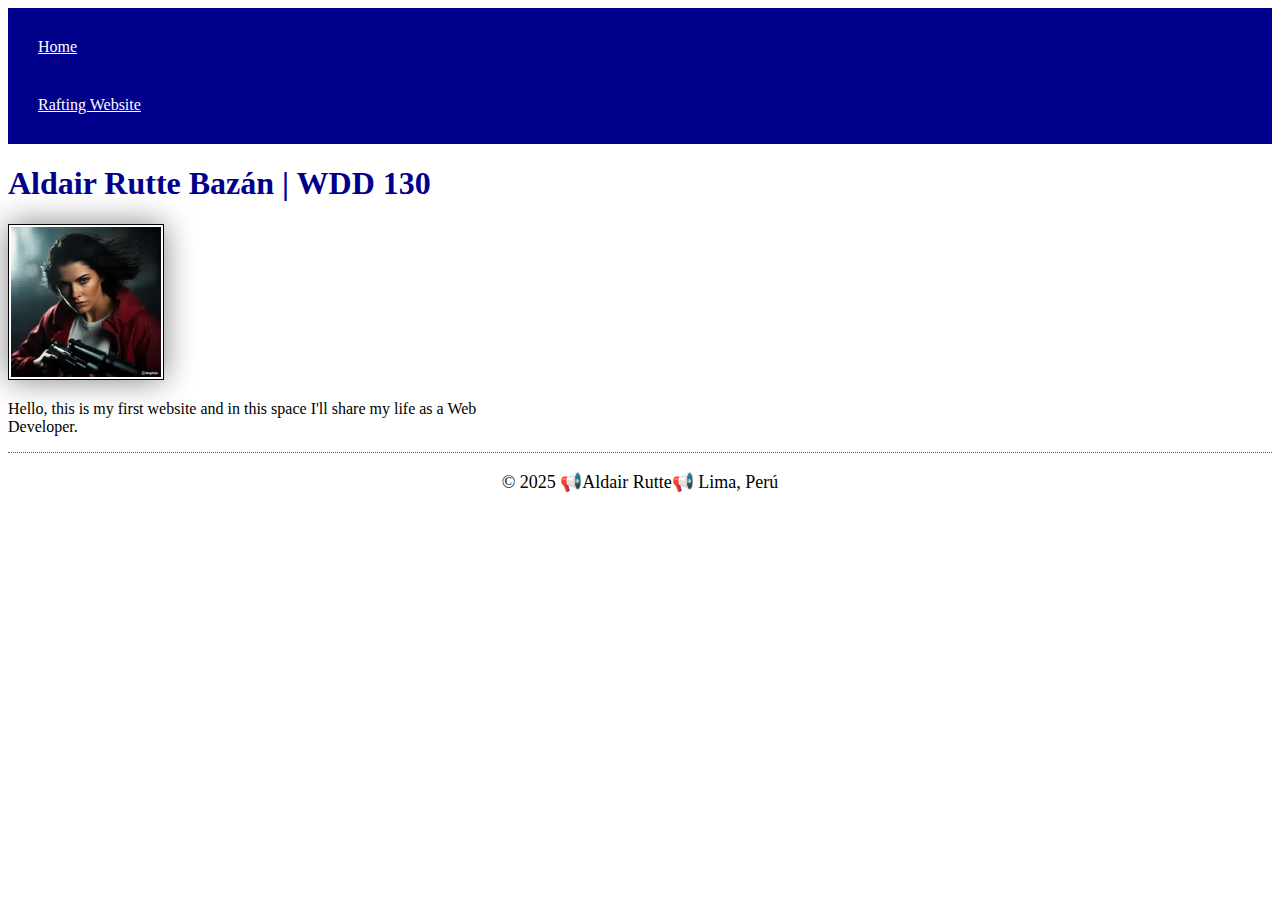
<file: index.html>
<!DOCTYPE html>
<html lang="en">
<head>
    <meta charset="UTF-8">
    <meta name="viewport" content="width=device-width, initial-scale=1.0">
    <title>Aldair Rutte Bazán | WDD 130</title>
    <link rel="stylesheet" href="styles/styles.css">
</head>
<body>
    <header>
        <nav>
            <a href="#">Home</a>
            <a href="wwr/">Rafting Website</a>
        </nav>
    </header>
    <main>
        <h1>Aldair Rutte Bazán | WDD 130</h1>
        <img src="images/profile.webp" alt="img_profile" width="200">
        <p>Hello, this is my first website and in this space I'll share my life as a Web Developer.</p>
    </main>
    <footer>
        <p>&copy; 2025 📢Aldair Rutte📢 Lima, Perú</p>
    </footer>
</body>
</html>
</file>
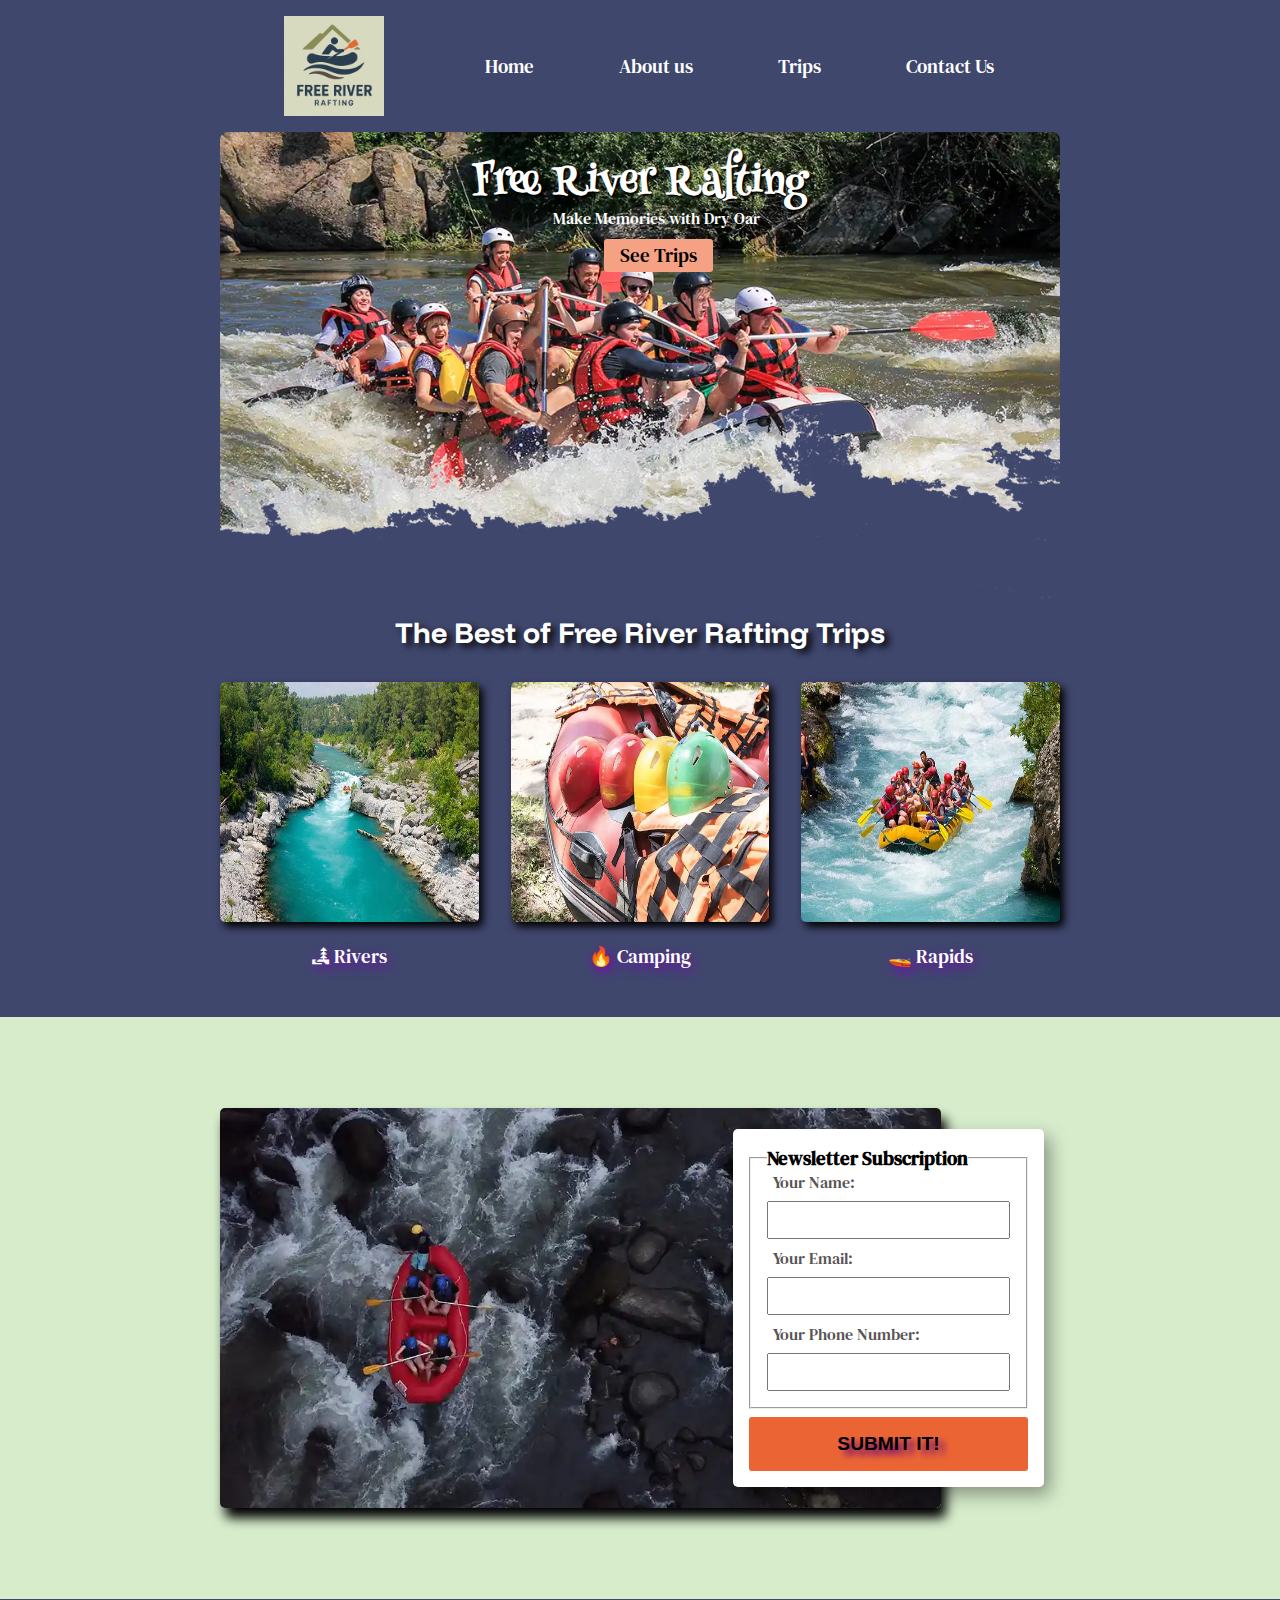
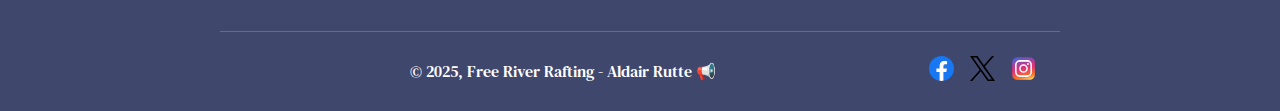
<file: wwr/index.html>
<!DOCTYPE html>
<html lang="en">

<head>
    <meta charset="UTF-8">
    <meta name="viewport" content="width=device-width, initial-scale=1.0">
    <meta name="description" content="Immersive online platform that showcases the thrill of whitewater rafting">
    <meta name="author" content="Aldair Rutte">
    <link rel="preconnect" href="https://fonts.googleapis.com">
    <link rel="preconnect" href="https://fonts.gstatic.com" crossorigin>
    <link href="https://fonts.googleapis.com/css2?family=DM+Serif+Text:ital@0;1&family=Funnel+Display:wght@300..800&family=Henny+Penny&display=swap" rel="stylesheet">
    <link rel="stylesheet" href="styles/rafting.css">
    <title>Free River Rafting - Main Page</title>
</head>

<body id="index-body">
    <header>
        <img src="images/logo.webp" alt="Rafting Company Logo">

        <nav>
            <a href="index.html">Home</a>
            <a href="about.html">About us</a>
            <a href="trips.html">Trips</a>
            <a href="contact.html">Contact Us</a>
        </nav>
    </header>

    <main>
        <div class="principal-hero">
            <img src="images/hero_transparency_1024.webp" alt="Logo Hero">
            <h1>Free River Rafting</h1>
            <p>Make Memories with Dry Oar</p>
            <a href="trips.html">See Trips</a>
        </div>

        <h2 id="title-card">The Best of Free River Rafting Trips</h2>
        <div class="cards">
            <figure>
                <img src="images/purpose1.webp" alt="Purpose 1">
                <figcaption>🏞 Rivers</figcaption>
            </figure>
            <figure>
                <img src="images/rafting22_600.webp" alt="Purpose 1">
                <figcaption>🔥 Camping</figcaption>
            </figure>
            <figure>
                <img src="images/purpose3.webp" alt="Purpose 1">
                <figcaption>🚤 Rapids</figcaption>
            </figure>
        </div>
    </main>
    <section id="finale-section">
        <div class="container">
            <img src="images/rafting16_1024.webp" alt="image-section">
            <form>
                <fieldset>
                    <legend>Newsletter Subscription</legend>

                    <label>Your Name:</label>
                    <input type="text">

                    <label>Your Email:</label>
                    <input type="email">

                    <label>Your Phone Number:</label>
                    <input type="number">
                </fieldset>
                <button type="submit">Submit it!</button>
            </form>
        </div>

    </section>

    <footer>
        <p>&copy; 2025, Free River Rafting - Aldair Rutte 📢</p>
        <nav class="socialmedia">
            <a href="https://facebook.com" target="_blank">
                <img src="images/facebook.svg" alt="facebook logo" width="25">
            </a>
            <a href="https://x.com" target="_blank">
                <img src="images/x.svg" alt="twitter logo" width="25">
            </a>
            <a href="https://instagram.com" target="_blank">
                <img src="images/instagram.svg" alt="instagram logo" width="25">
            </a>
        </nav>
    </footer>
</body>

</html>
</file>
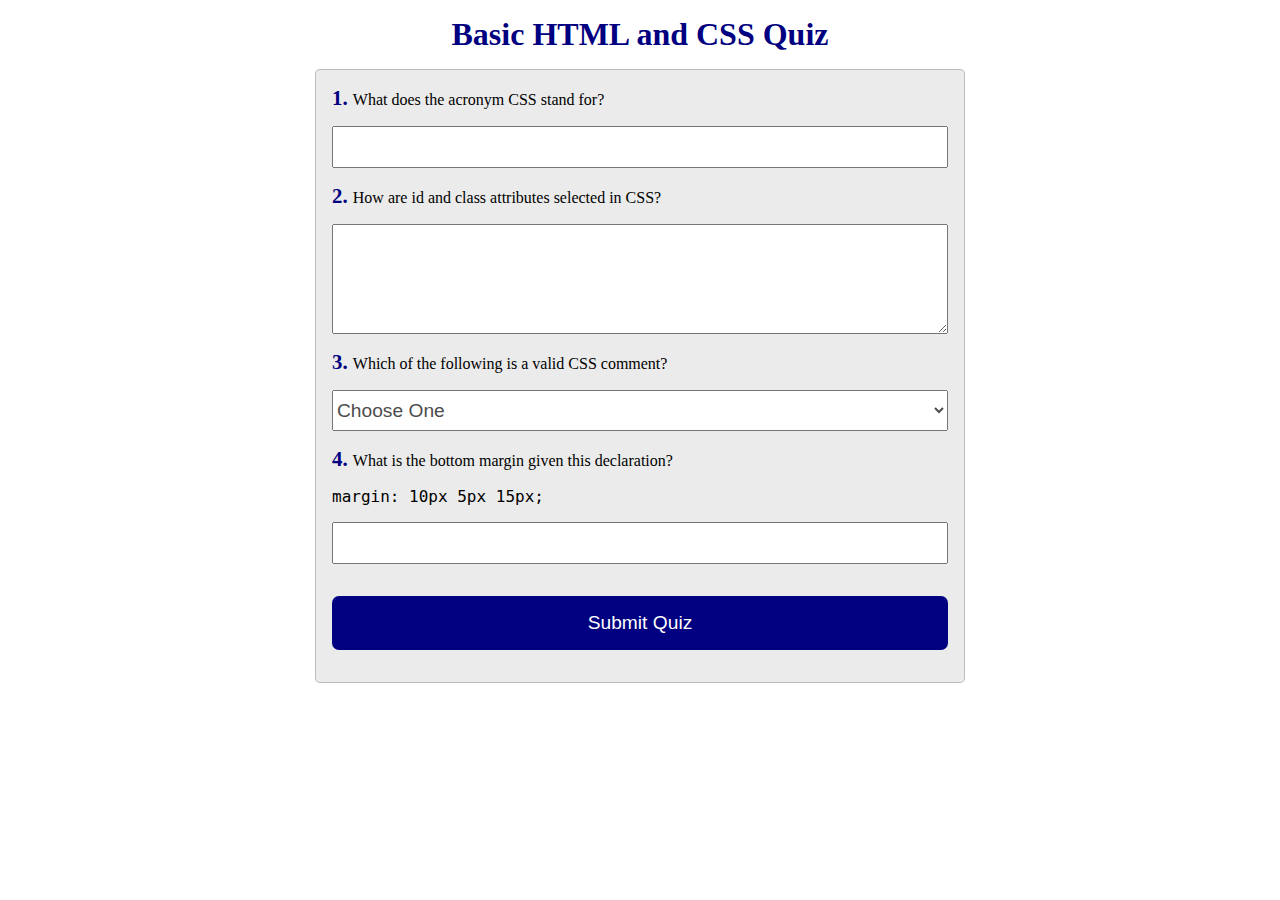
<file: quiz.html>
<!DOCTYPE html>
<html lang="en">
<head>
    <meta charset="UTF-8">
    <meta name="viewport" content="width=device-width, initial-scale=1.0">
    <meta name="description" content="Aldair Rutte - Basic HTML and CSS Quiz">
    <meta name="author" content="Aldair Rutte">
    <link rel="preconnect" href="https://fonts.googleapis.com">
    <link rel="preconnect" href="https://fonts.gstatic.com" crossorigin>
    <link href="https://fonts.googleapis.com/css2?family=Roboto:ital,wght@0,100..900;1,100..900&display=swap" rel="stylesheet">
    <link rel="stylesheet" href="styles/quiz.css">
    <title>My Quiz | Aldair Rutte</title>
</head>
<body>
    <h1>Basic HTML and CSS Quiz</h1>

    <form>
        <label><span>1. </span>What does the acronym CSS stand for?</label>
        <input id="q1" name="q1" type="text">

        <label><span>2. </span>How are id and class attributes selected in CSS?</label>
        <textarea id="q2" name="q2" rows="4"></textarea>

        <label><span>3. </span>Which of the following is a valid CSS comment?</label>
        <select name="q3" id="q3">
            <option value="" selected disabled>Choose One</option>
            <option value="1">/* comment */</option>
            <option value="2"><pre><code> &lt;!-- comment --&gt;</code></pre></option>
            <option value="3">// comment </option>
        </select>

        <label><span>4. </span>What is the bottom margin given this declaration?</label>
        <label id="code"><pre><code>margin: 10px 5px 15px;</code></pre></label>
        <input id="q4" name="q4" type="number">

        <button type="submit">Submit Quiz</button>
    </form>
</body>
</html>
</file>
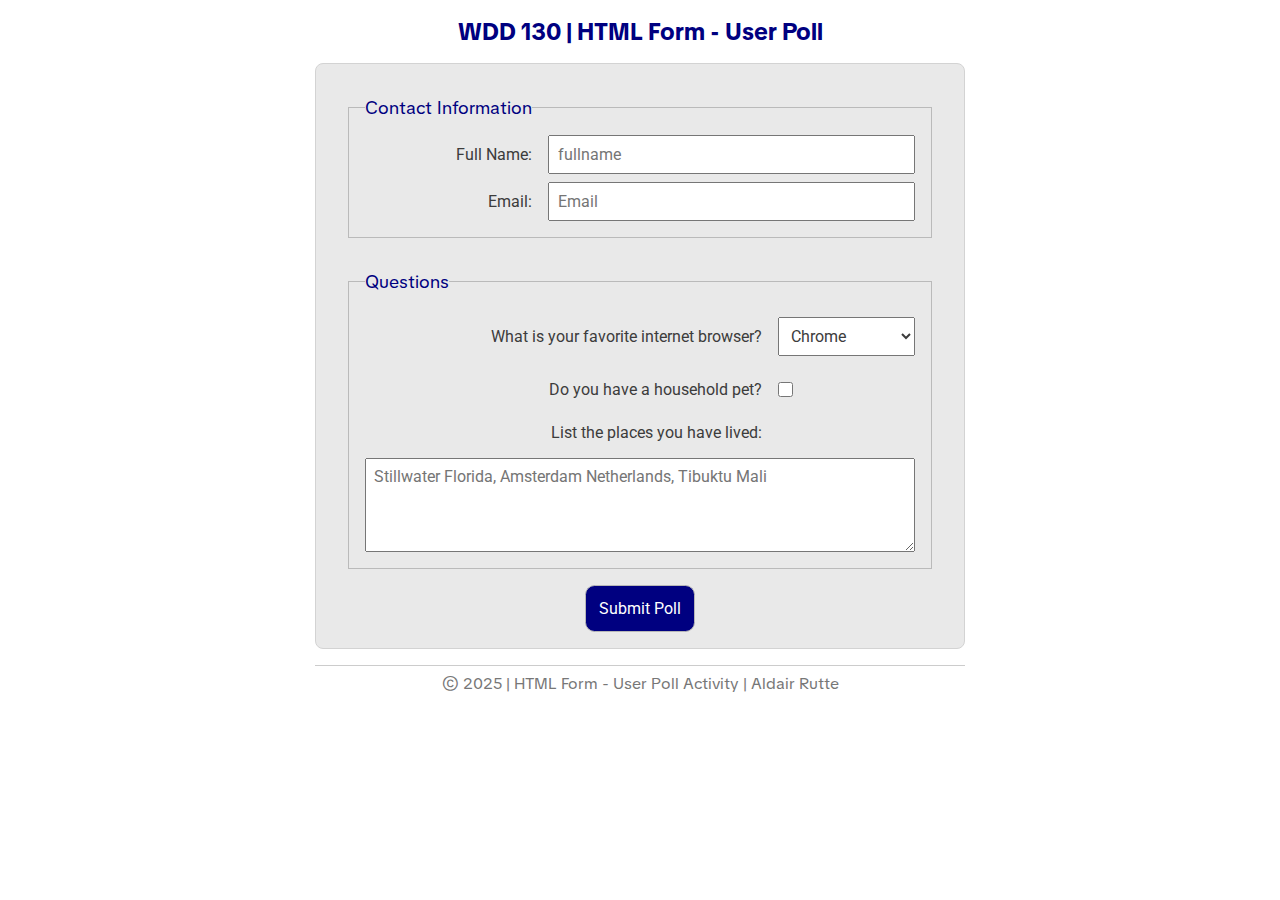
<file: week05/poll-form.html>
<!DOCTYPE html>
<html lang="en">

<head>
    <meta charset="UTF-8">
    <meta name="viewport" content="width=device-width, initial-scale=1.0">
    <link rel="preconnect" href="https://fonts.googleapis.com">
    <link rel="preconnect" href="https://fonts.gstatic.com" crossorigin>
    <link
        href="https://fonts.googleapis.com/css2?family=Roboto:ital,wght@0,100..900;1,100..900&family=TikTok+Sans:opsz,wght@12..36,300..900&display=swap"
        rel="stylesheet">
    <link rel="stylesheet" href="styles/poll-form.css">
    <title>WDD 130 | HTML Form - User Poll</title>
</head>

<body>
    <header>
        <h1>WDD 130 | HTML Form - User Poll</h1>
    </header>
    <main>
        <form>
            <fieldset>
                <legend>Contact Information</legend>
                <div class="form-item column2">
                    <label>Full Name:</label>
                    <input id="fullname" type="text" placeholder="fullname">
                </div>
                <div class="form-item column2">
                    <label>Email:</label>
                    <input id="email" type="email" placeholder="Email">
                </div>
            </fieldset>
            <fieldset>
                <legend>Questions</legend>
                <div class="form-item column1">
                    <label for="browser">What is your favorite internet browser?</label>
                    <select name="browser" id="browser">
                        <option value="chrome">Chrome</option>
                        <option value="firefox">Firefox</option>
                        <option value="safari">Safari</option>
                        <option value="edge">Edge</option>
                        <option value="brave">Brave</option>
                        <option value="other">Other</option>
                    </select>
                </div>
                <div class="form-item column1">
                    <label for="pet">Do you have a household pet?</label>
                    <input type="checkbox" id="pet" name="pet">
                </div>
                <div class="form-item column1">
                    <label for="feedback">List the places you have lived:</label>
                </div>
                <textarea name="feedback" id="feedback" rows="4"placeholder="Stillwater Florida, Amsterdam Netherlands, Tibuktu Mali"></textarea>
            </fieldset>
            <button type="submit">Submit Poll</button>
        </form>
    </main>
    <footer>
        <p>&copy; 2025 | HTML Form - User Poll Activity | Aldair Rutte</p>
    </footer>
</body>

</html>
</file>
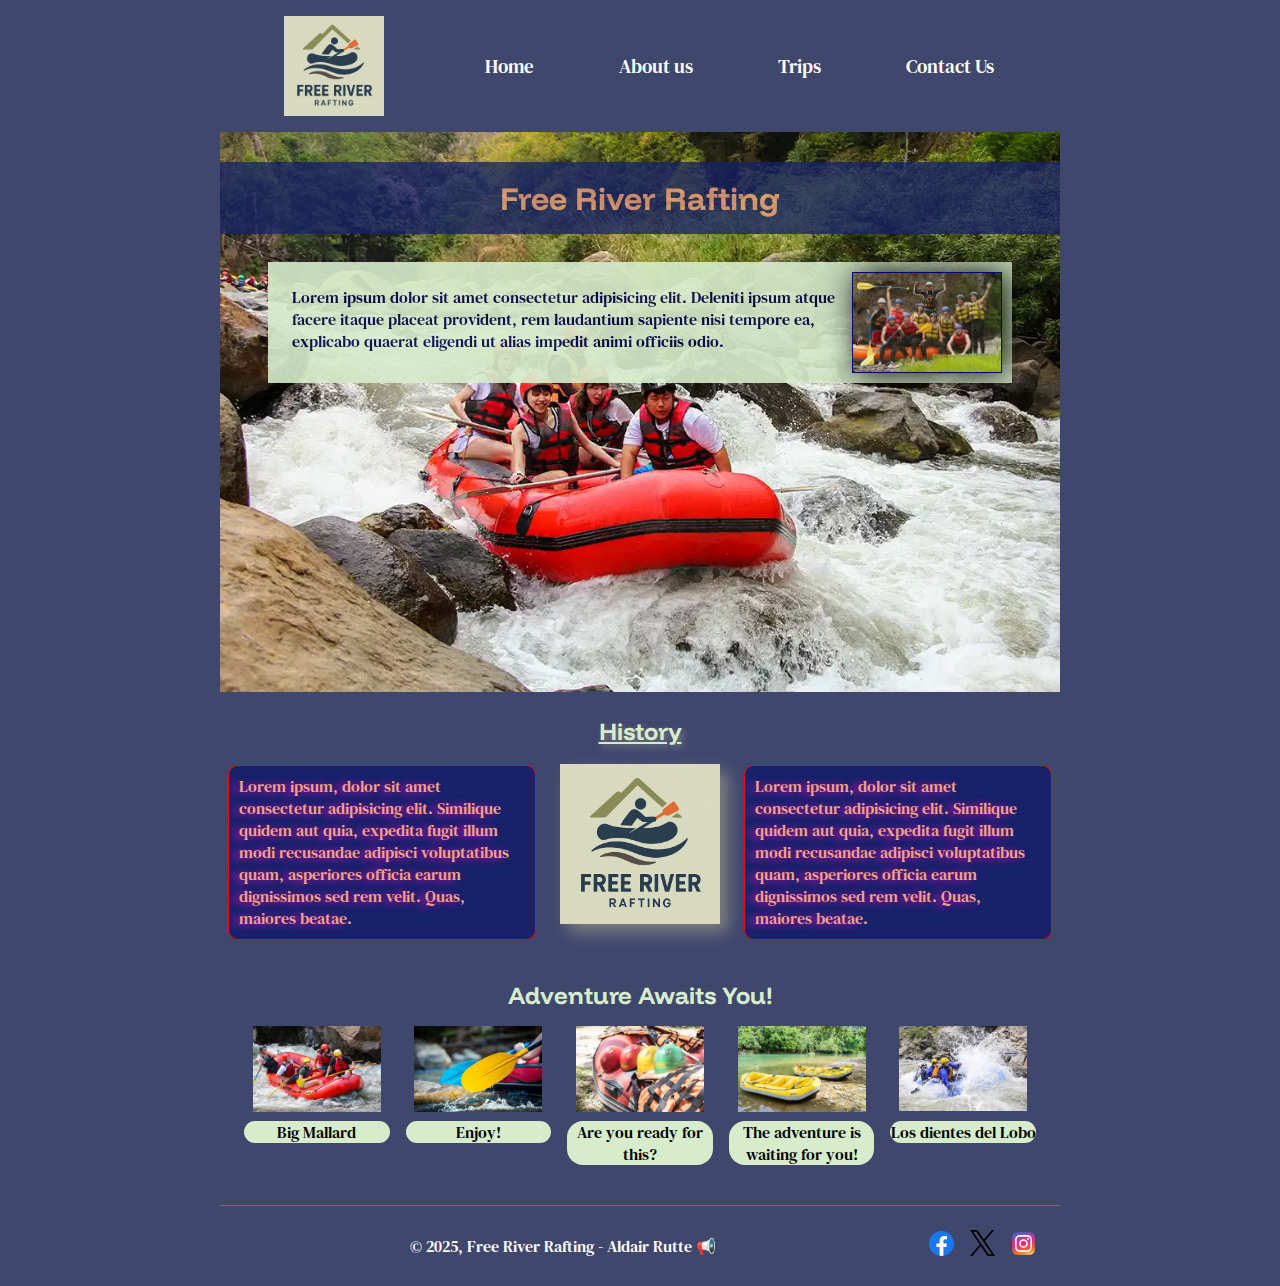
<file: wwr/about.html>
<!DOCTYPE html>
<html lang="en">

<head>
    <meta charset="UTF-8">
    <meta name="viewport" content="width=device-width, initial-scale=1.0">
    <meta name="description" content="Page to learn more about us">
    <meta name="author" content="Aldair Rutte">
    <link rel="preconnect" href="https://fonts.googleapis.com">
    <link rel="preconnect" href="https://fonts.gstatic.com" crossorigin>
    <link
        href="https://fonts.googleapis.com/css2?family=DM+Serif+Text:ital@0;1&family=Funnel+Display:wght@300..800&display=swap"
        rel="stylesheet">
    <link rel="stylesheet" href="styles/rafting.css">
    <title>Free River Rafting - About Us</title>
</head>

<body>
    <header>
        <img src="images/logo.webp" alt="Rafting Company Logo">

        <nav>
            <a href="index.html">Home</a>
            <a href="about.html">About us</a>
            <a href="trips.html">Trips</a>
            <a href="contact.html">Contact Us</a>
        </nav>
    </header>
    <main>
        <div class="hero">
            <img src="images/rafting36_1024.webp" alt="hero-image">
            <h1 id="title-about">Free River Rafting</h1>
            <article>
                <img src="images/rafting59_600.webp" alt="happy clients">
                <p>Lorem ipsum dolor sit amet consectetur adipisicing elit. Deleniti ipsum atque facere itaque placeat
                    provident, rem laudantium sapiente nisi tempore ea, explicabo quaerat eligendi ut alias impedit
                    animi officiis odio.</p>
            </article>
        </div>

        <section id="history">
            <h2>History</h2>
            <p>Lorem ipsum, dolor sit amet consectetur adipisicing elit. Similique quidem aut quia, expedita fugit illum modi recusandae adipisci voluptatibus quam, asperiores officia earum dignissimos sed rem velit. Quas, maiores beatae.</p>
            <img src="images/logo.webp" alt="history image">
            <p>Lorem ipsum, dolor sit amet consectetur adipisicing elit. Similique quidem aut quia, expedita fugit illum modi recusandae adipisci voluptatibus quam, asperiores officia earum dignissimos sed rem velit. Quas, maiores beatae.</p>
        </section>

        <section id="adventure">
            <h2>Adventure Awaits You!</h2>
            <figure>
                <img src="images/rafting19_600.webp" alt="Image rafting1">
                <figcaption>Big Mallard</figcaption>
            </figure>
            <figure>
                <img src="images/rafting20_600.webp" alt="Image rafting2">
                <figcaption>Enjoy!</figcaption>
            </figure>
            <figure>
                <img src="images/rafting22_600.webp" alt="Image rafting3">
                <figcaption>Are you ready for this?</figcaption>
            </figure>
            <figure>
                <img src="images/rafting26_600.webp" alt="Image rafting4">
                <figcaption>The adventure is waiting for you!</figcaption>
            </figure>
            <figure>
                <img src="images/rafting29_600.webp" alt="Image rafting5">
                <figcaption>Los dientes del Lobo</figcaption>
            </figure>
        </section>
    </main>
    <footer>
        <p>&copy; 2025, Free River Rafting - Aldair Rutte 📢</p>
        <nav class="socialmedia">
            <a href="https://facebook.com" target="_blank">
                <img src="images/facebook.svg" alt="facebook logo" width="25">
            </a>
            <a href="https://x.com" target="_blank">
                <img src="images/x.svg" alt="twitter logo" width="25">
            </a>
            <a href="https://instagram.com" target="_blank">
                <img src="images/instagram.svg" alt="instagram logo" width="25">
            </a>
        </nav>
    </footer>
</body>
</html>
</file>
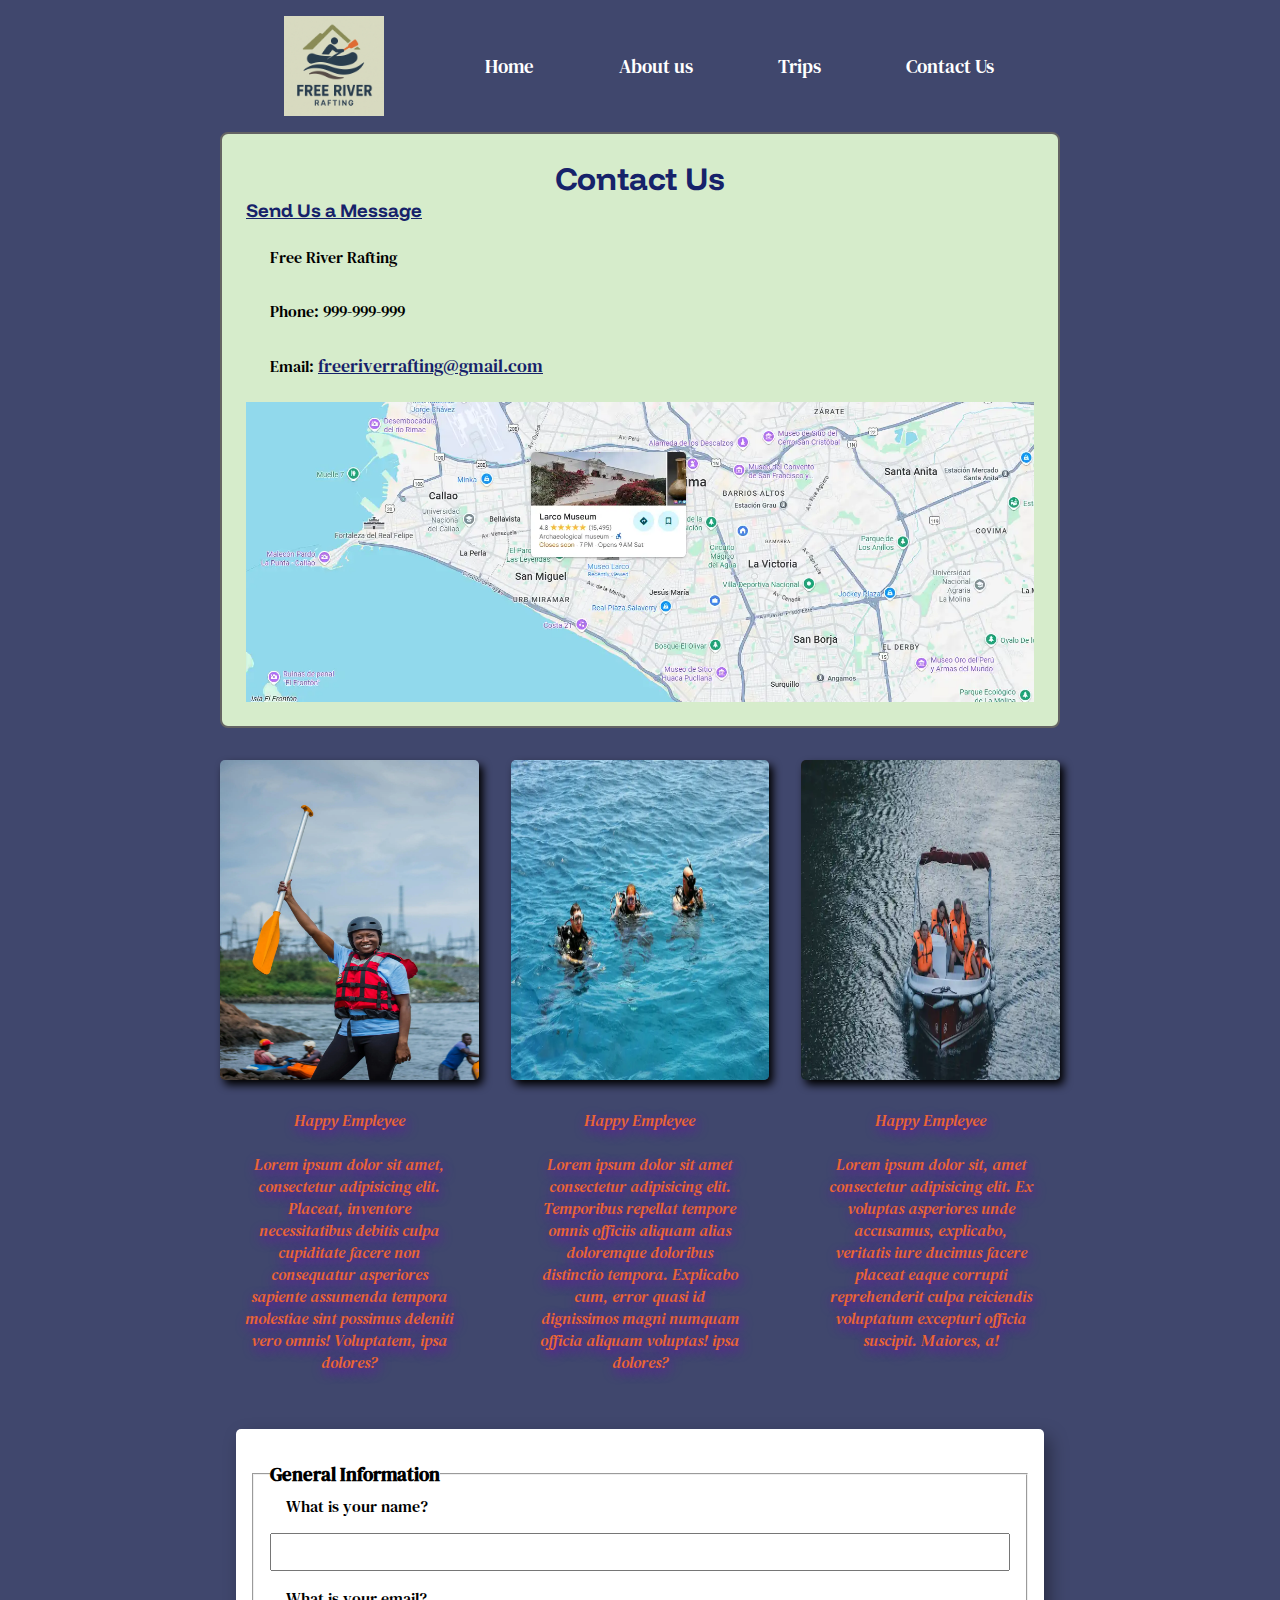
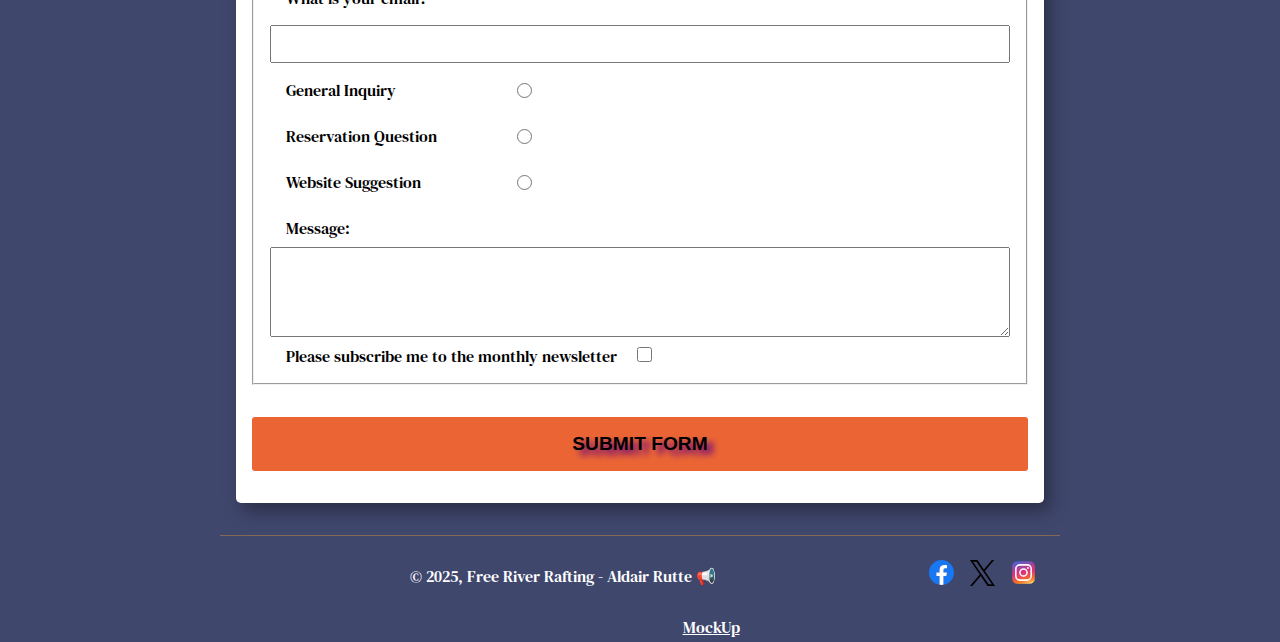
<file: wwr/contact.html>
<!DOCTYPE html>
<html lang="en">

<head>
    <meta charset="UTF-8">
    <meta name="viewport" content="width=device-width, initial-scale=1.0">
    <meta name="description" content="The Page to contact us">
    <meta name="author" content="Aldair Rutte">
    <link rel="preconnect" href="https://fonts.googleapis.com">
    <link rel="preconnect" href="https://fonts.gstatic.com" crossorigin>
    <link
        href="https://fonts.googleapis.com/css2?family=DM+Serif+Text:ital@0;1&family=Funnel+Display:wght@300..800&display=swap"
        rel="stylesheet">
    <link rel="stylesheet" href="styles/rafting.css">
    <title>Free River Rafting - Contact Us</title>
</head>

<body id="contact-body">
    <header>
        <img src="images/logo.webp" alt="Rafting Company Logo">

        <nav>
            <a href="index.html">Home</a>
            <a href="about.html">About us</a>
            <a href="trips.html">Trips</a>
            <a href="contact.html">Contact Us</a>
        </nav>
    </header>
    <main>
        <div class="container-contact">
            <h1 id="title-contact">Contact Us</h1>

            <h3>Send Us a Message</h3>
            <p>Free River Rafting</p>
            <p>Phone: 999-999-999</p>
            <p>Email: <a id="email" href="mailto:">freeriverrafting@gmail.com</a></p>

            
            <a href="https://maps.app.goo.gl/YE91AjKFQwp2UDBT6" target="_blank"><div class="map"></div></a>
        </div>

        <div class="cards">
            <figure>
                <img loading="lazy" src="images/employee1.webp" alt="Happy Empleyee 1">
                <figcaption>
                    <p>Happy Empleyee <br> <br>Lorem ipsum dolor sit amet, consectetur adipisicing elit. Placeat,
                        inventore necessitatibus debitis culpa cupiditate facere non consequatur asperiores sapiente
                        assumenda tempora molestiae sint possimus deleniti vero omnis! Voluptatem, ipsa dolores?</p>
                </figcaption>
            </figure>
            <figure>
                <img loading="lazy" src="images/employee2.webp" alt="Happy Employee 2">
                <figcaption>
                    <p>Happy Empleyee <br> <br>Lorem ipsum dolor sit amet consectetur adipisicing elit. Temporibus
                        repellat tempore omnis officiis aliquam alias doloremque doloribus distinctio tempora. Explicabo
                        cum, error quasi id dignissimos magni numquam officia aliquam voluptas! ipsa dolores?</p>
                </figcaption>
            </figure>
            <figure>
                <img loading="lazy" src="images/employee3.webp" alt="Happy Employee 3">
                <figcaption>
                    <p>Happy Empleyee <br> <br>Lorem ipsum dolor sit, amet consectetur adipisicing elit. Ex voluptas
                        asperiores unde accusamus, explicabo, veritatis iure ducimus facere placeat eaque corrupti
                        reprehenderit culpa reiciendis voluptatum excepturi officia suscipit. Maiores, a!</p>
                </figcaption>
            </figure>
        </div>

        <form>
            <fieldset>
                <legend>General Information</legend>

                <label>What is your name?</label>
                <input id="name" name="name" type="text">

                <label>What is your email?</label>
                <input id="text_email" name="text_email" type="email">
                <div class="form-item column1">
                    <label>General Inquiry</label>
                    <input type="radio" name="choice">
                </div>
                <div class="form-item column1">
                    <label>Reservation Question</label>
                    <input type="radio" name="choice">
                </div>
                <div class="form-item column1">
                    <label>Website Suggestion</label>
                    <input type="radio" name="choice">
                </div>
                <div class="form-item">
                    <label>Message:</label>
                    <textarea name="message" id="message" rows="4"></textarea>
                </div>
                <div class="">
                    <label>Please subscribe me to the monthly newsletter</label>
                    <input type="checkbox" name="subscribe" id="subscribe">
                </div>
            </fieldset>

            <button type="submit">Submit Form</button>
        </form>
    </main>
    <footer>
        <p>&copy; 2025, Free River Rafting - Aldair Rutte 📢</p>
        <nav class="socialmedia">
            <a href="https://facebook.com" target="_blank">
                <img src="images/facebook.svg" alt="facebook logo" width="25">
            </a>
            <a href="https://x.com" target="_blank">
                <img src="images/x.svg" alt="twitter logo" width="25">
            </a>
            <a href="https://instagram.com" target="_blank">
                <img src="images/instagram.svg" alt="instagram logo" width="25">
            </a>
        </nav>

        <a href="https://app.moqups.com/JEcLhBBIjZyvjX6NcYKueberdxyQjKl8/view/page/a0ff04536" target="_blank">MockUp</a>
    </footer>
</body>

</html>
</file>
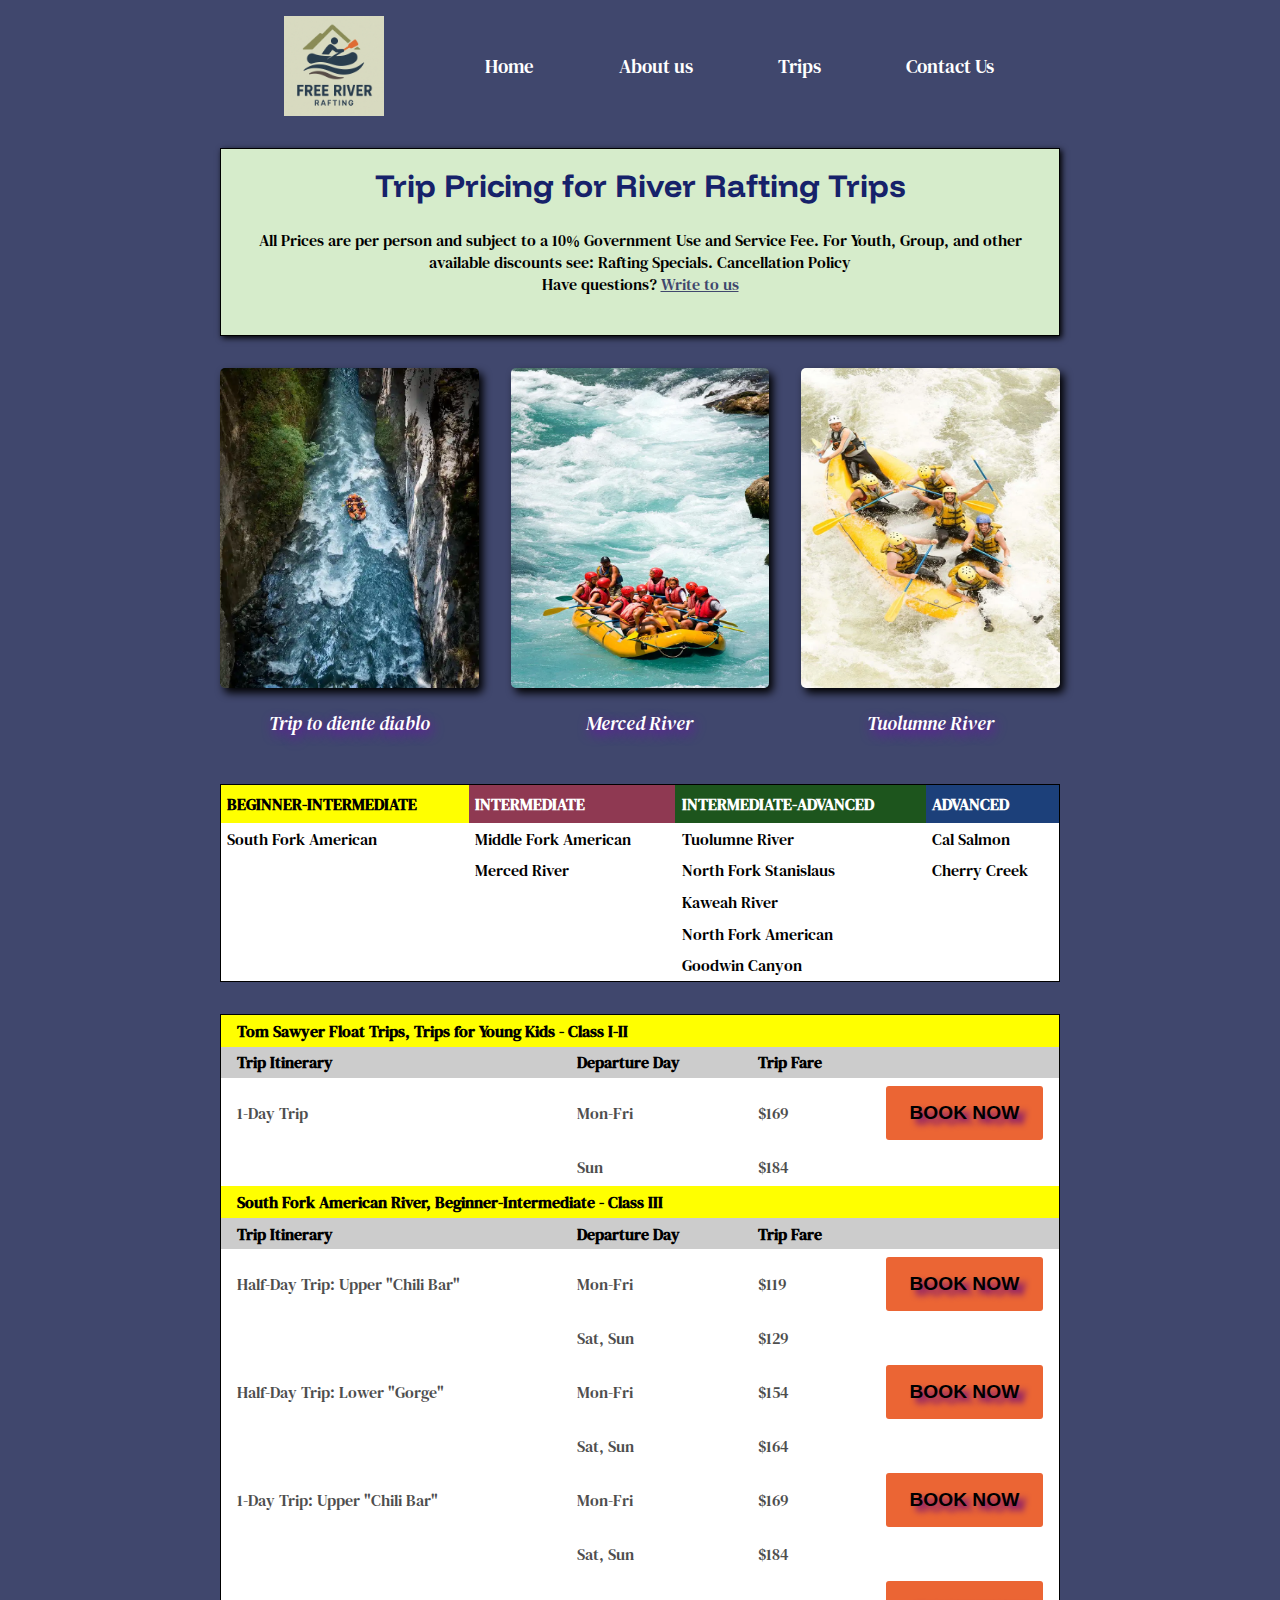
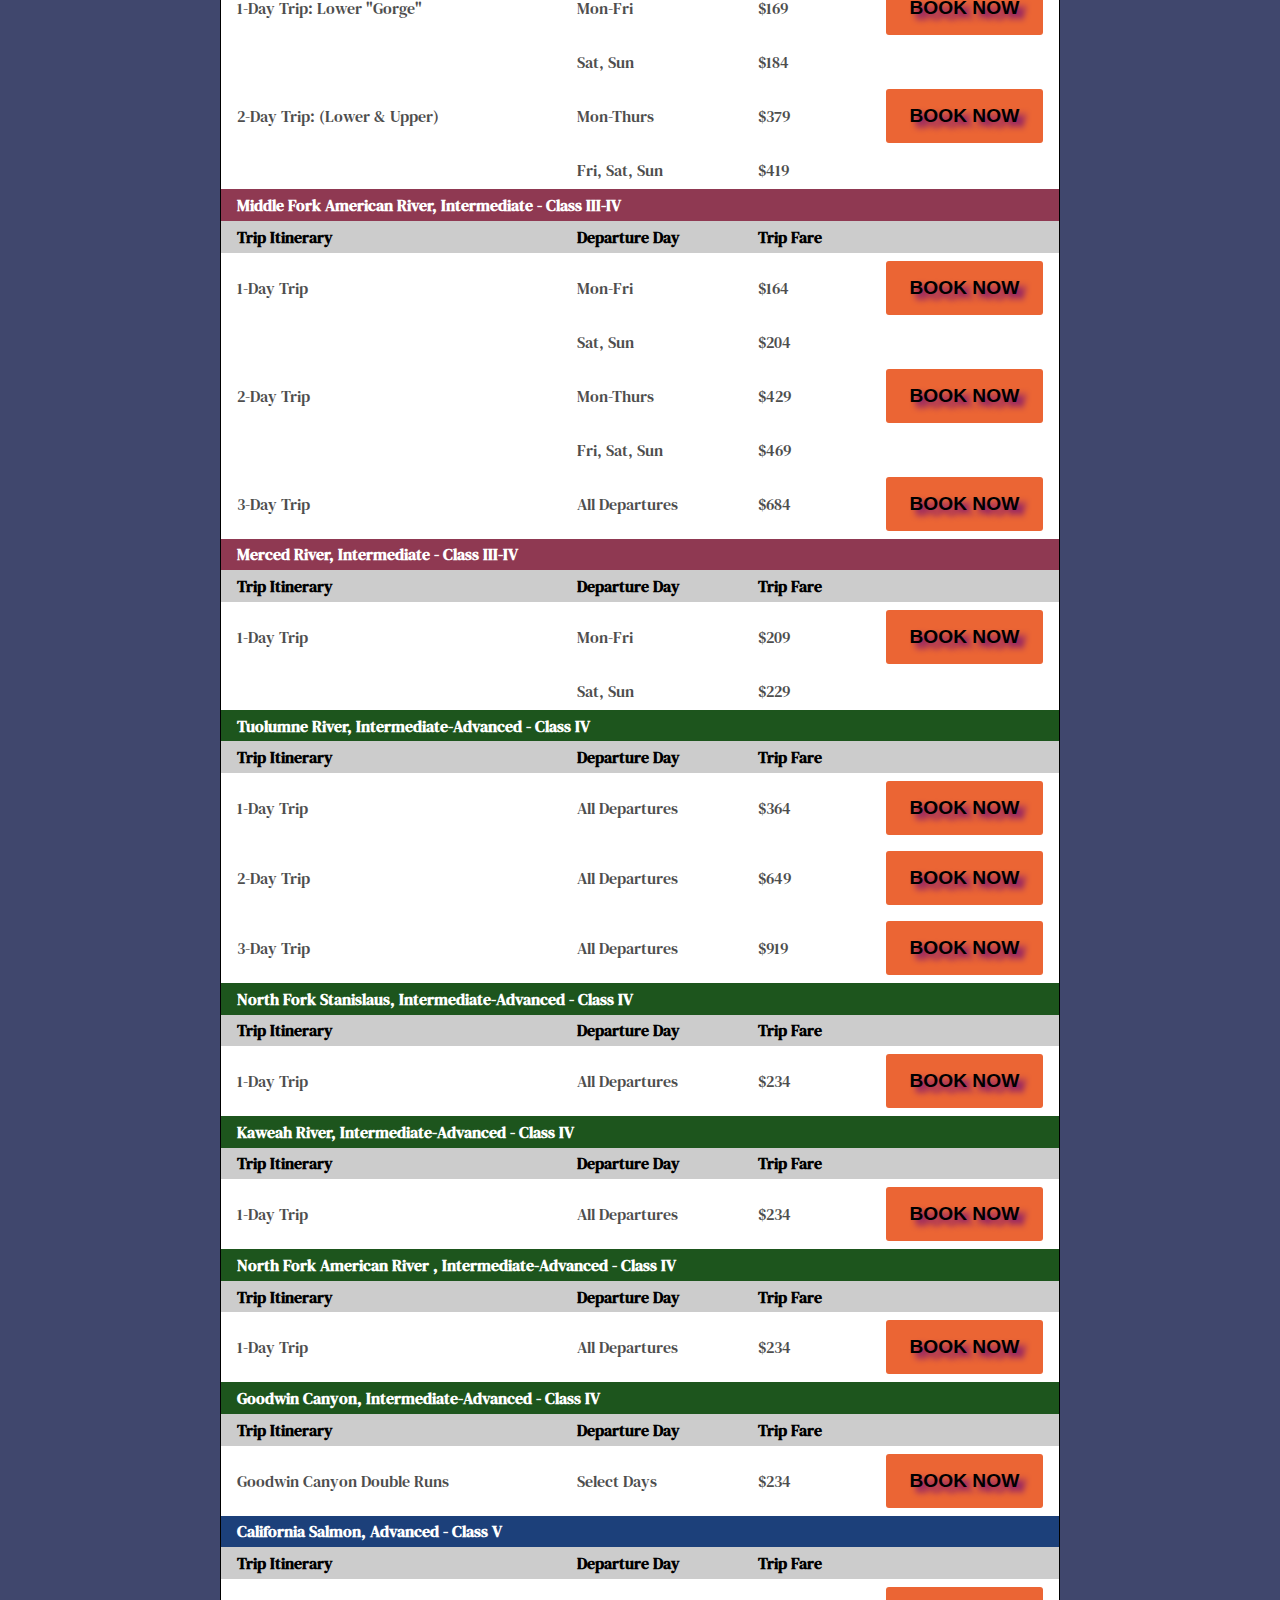
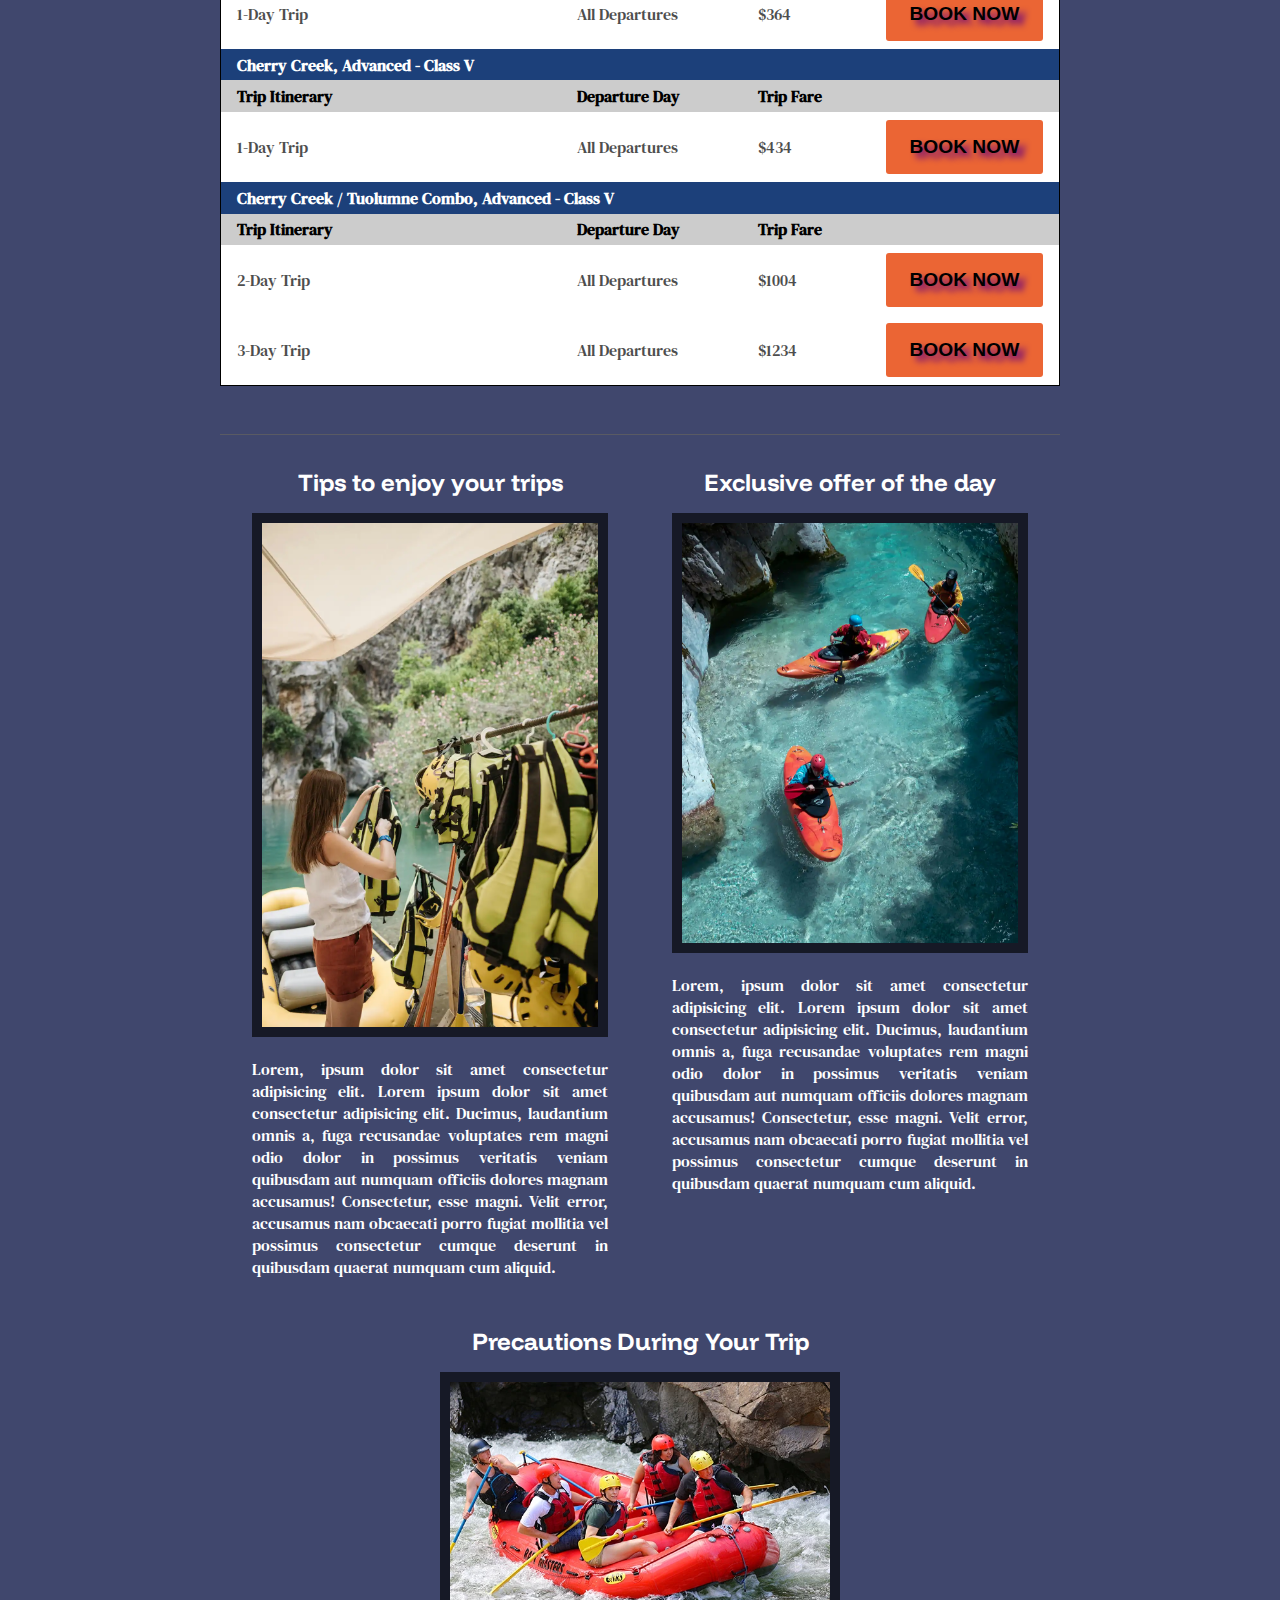
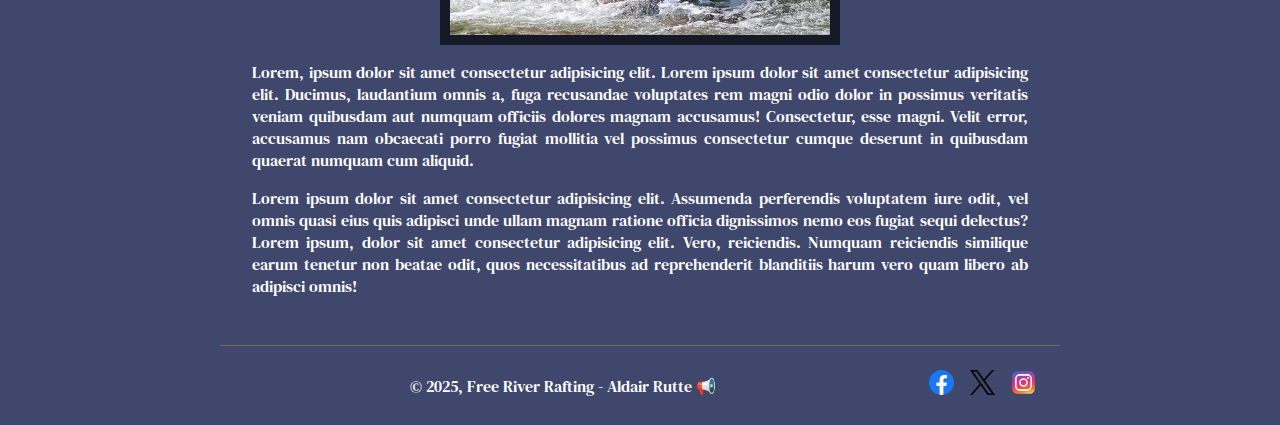
<file: wwr/trips.html>
<!DOCTYPE html>
<html lang="en">

<head>
    <meta charset="UTF-8">
    <meta name="viewport" content="width=device-width, initial-scale=1.0">
    <meta name="description" content="Find out about all the trips of our satisfied customers">
    <meta name="author" content="Aldair Rutte">
    <link rel="preconnect" href="https://fonts.googleapis.com">
    <link rel="preconnect" href="https://fonts.gstatic.com" crossorigin>
    <link href="https://fonts.googleapis.com/css2?family=DM+Serif+Text:ital@0;1&family=Funnel+Display:wght@300..800&display=swap" rel="stylesheet">
    <link rel="stylesheet" href="styles/rafting.css">
    <title>Free River Rafting - Trips</title>
</head>

<body id="trips-body">
    <header>
        <img src="images/logo.webp" alt="Rafting Company Logo">
        <nav>
            <a href="index.html">Home</a>
            <a href="about.html">About us</a>
            <a href="trips.html">Trips</a>
            <a href="contact.html">Contact Us</a>
        </nav>
    </header>

    <main>
        <div class="container-trips">
        <h1 id="trips-titule">Trip Pricing for River Rafting Trips</h1>
        <p id="trips-para">All Prices are per person and subject to a 10% Government Use and Service Fee.
            For Youth, Group, and other available discounts see: Rafting Specials.
            Cancellation Policy <br>
            Have questions? <a id="link" href="contact.html">Write to us</a>
        </p>
        </div>

        <div class="trips cards">
            <figure>
                <img src="images/rafting43_600.webp" alt="Trip 1">
                <figcaption>Trip to diente diablo</figcaption>
            </figure>
            <figure>
                <img src="images/rafting49_600.webp" alt="Trip 1">
                <figcaption>Merced River</figcaption>
            </figure>
            <figure>
                <img src="images/rafting56_600.webp" alt="Trip 1">
                <figcaption>Tuolumne River</figcaption>
            </figure>
        </div>

        <table class="level-table">
            <thead>
                <tr>
                    <th scope="col" class="bg-dark-ye">Beginner-Intermediate</th>
                    <th scope="col" class="bg-rose">Intermediate</th>
                    <th scope="col" class="bg-green">Intermediate-Advanced</th>
                    <th scope="col" class="bg-blue">Advanced</th>
                </tr>
            </thead>
            <tbody>
                <tr>
                    <td>South Fork American</td>
                    <td>Middle Fork American</td>
                    <td>Tuolumne River</td>
                    <td>Cal Salmon</td>
                </tr>
                <tr>
                    <td></td>
                    <td>Merced River</td>
                    <td>North Fork Stanislaus</td>
                    <td>Cherry Creek</td>
                </tr>
                <tr>
                    <th></th>
                    <td></td>
                    <td>Kaweah River</td>
                    <td></td>
                </tr>
                <tr>
                    <td></td>
                    <td></td>
                    <td>North Fork American</td>
                    <td></td>
                </tr>
                <tr>
                    <td></td>
                    <td></td>
                    <td>Goodwin Canyon</td>
                    <td></td>
                </tr>
            </tbody>
        </table>

        <table class="info-table">
            <thead>
                <tr class="bg-yellow">
                    <th class="style-header" colspan="4">Tom Sawyer Float Trips, Trips for
                        Young Kids - Class I-II</th>
                </tr>
            </thead>
            <tbody>
                <tr class="bg-gray">
                    <th class="style-header">Trip Itinerary</th>
                    <th class="style-header">Departure Day</th>
                    <th class="style-header">Trip Fare</th>
                    <td></td>
                </tr>
                <tr>
                    <td> 1-Day Trip </td>
                    <td>Mon-Fri</td>
                    <td>$169</td>
                    <td><button>Book Now</button></td>
                </tr>
                <tr>
                    <td></td>
                    <td>Sun</td>
                    <td>$184</td>
                    <td></td>
                </tr>

                <tr class="bg-dark-ye">
                    <th class="style-header" colspan="4">South Fork American River,
                        Beginner-Intermediate - Class III</th>
                </tr>

                <tr class="bg-gray">
                    <th class="style-header">Trip Itinerary</th>
                    <th class="style-header">Departure Day</th>
                    <th class="style-header">Trip Fare</th>
                    <td></td>
                </tr>
                <tr>
                    <td>Half-Day Trip: Upper "Chili Bar"</td>
                    <td>Mon-Fri</td>
                    <td>$119</td>
                    <td><button>Book Now</button></td>
                </tr>
                <tr>
                    <td></td>
                    <td>Sat, Sun</td>
                    <td>$129</td>
                    <td></td>
                </tr>
                <tr>
                    <td>Half-Day Trip: Lower "Gorge"</td>
                    <td>Mon-Fri</td>
                    <td>$154</td>
                    <td><button>Book Now</button></td>
                </tr>
                <tr>
                    <td></td>
                    <td>Sat, Sun</td>
                    <td>$164</td>
                    <td></td>
                </tr>
                <tr>
                    <td>1-Day Trip: Upper "Chili Bar"</td>
                    <td>Mon-Fri</td>
                    <td>$169</td>
                    <td><button>Book Now</button></td>
                </tr>
                <tr>
                    <td></td>
                    <td>Sat, Sun</td>
                    <td>$184</td>
                    <td></td>
                </tr>
                <tr>
                    <td>1-Day Trip: Lower "Gorge"</td>
                    <td>Mon-Fri</td>
                    <td>$169</td>
                    <td><button>Book Now</button></td>
                </tr>
                <tr>
                    <td></td>
                    <td>Sat, Sun</td>
                    <td>$184</td>
                    <td></td>
                </tr>
                <tr>
                    <td>2-Day Trip: (Lower & Upper)</td>
                    <td>Mon-Thurs</td>
                    <td>$379</td>
                    <td><button>Book Now</button></td>
                </tr>
                <tr>
                    <td></td>
                    <td>Fri, Sat, Sun</td>
                    <td>$419</td>
                    <td></td>
                </tr>

                <tr class="bg-rose white">
                    <th colspan="4">Middle Fork American River, Intermediate - Class III-IV</th>
                </tr>

                <tr class="bg-gray">
                    <th>Trip Itinerary</th>
                    <th>Departure Day</th>
                    <th>Trip Fare</th>
                    <th></th>
                </tr>
                <tr>
                    <td>1-Day Trip</td>
                    <td>Mon-Fri</td>
                    <td>$164</td>
                    <td><button>Book Now</button></td>
                </tr>
                <tr>
                    <td></td>
                    <td>Sat, Sun</td>
                    <td>$204</td>
                    <td></td>
                </tr>
                <tr>
                    <td>2-Day Trip</td>
                    <td>Mon-Thurs</td>
                    <td>$429</td>
                    <td><button>Book Now</button></td>
                </tr>
                <tr>
                    <td></td>
                    <td>Fri, Sat, Sun</td>
                    <td>$469</td>
                    <td></td>
                </tr>
                <tr>
                    <td>3-Day Trip</td>
                    <td>All Departures</td>
                    <td>$684</td>
                    <td><button>Book Now</button></td>
                </tr>

                <tr class="bg-rose white">
                    <th colspan="4">Merced River, Intermediate - Class III-IV</th>
                </tr>

                <tr class="bg-gray">
                    <th>Trip Itinerary</th>
                    <th>Departure Day</th>
                    <th>Trip Fare</th>
                    <th></th>
                </tr>
                <tr>
                    <td>1-Day Trip</td>
                    <td>Mon-Fri</td>
                    <td>$209</td>
                    <td><button>Book Now</button></td>
                </tr>
                <tr>
                    <td></td>
                    <td>Sat, Sun</td>
                    <td>$229</td>
                    <td></td>
                </tr>

                <tr class="bg-green white">
                    <th colspan="4">Tuolumne River, Intermediate-Advanced - Class IV</th>
                </tr>

                <tr class="bg-gray">
                    <th>Trip Itinerary</th>
                    <th>Departure Day</th>
                    <th>Trip Fare</th>
                    <th></th>
                </tr>
                <tr>
                    <td>1-Day Trip</td>
                    <td>All Departures</td>
                    <td>$364</td>
                    <td><button>Book Now</button></td>
                </tr>
                <tr>
                    <td>2-Day Trip</td>
                    <td>All Departures</td>
                    <td>$649</td>
                    <td><button>Book Now</button></td>
                </tr>
                <tr>
                    <td>3-Day Trip</td>
                    <td>All Departures</td>
                    <td>$919</td>
                    <td><button>Book Now</button></td>
                </tr>

                <tr class="bg-green white">
                    <th colspan="4">North Fork Stanislaus, Intermediate-Advanced - Class IV</th>
                </tr>


                <tr class="bg-gray">
                    <th>Trip Itinerary</th>
                    <th>Departure Day</th>
                    <th>Trip Fare</th>
                    <th></th>
                </tr>
                <tr>
                    <td>1-Day Trip</td>
                    <td>All Departures</td>
                    <td>$234</td>
                    <td><button>Book Now</button></td>
                </tr>

                <tr class="bg-green white">
                    <th colspan="4">Kaweah River, Intermediate-Advanced - Class IV</th>
                </tr>

                <tr class="bg-gray">
                    <th>Trip Itinerary</th>
                    <th>Departure Day</th>
                    <th>Trip Fare</th>
                    <th></th>
                </tr>
                <tr>
                    <td>1-Day Trip</td>
                    <td>All Departures</td>
                    <td>$234</td>
                    <td><button>Book Now</button></td>
                </tr>

                <tr class="bg-green white">
                    <th colspan="4">North Fork American River , Intermediate-Advanced - Class IV</th>
                </tr>

                <tr class="bg-gray">
                    <th>Trip Itinerary</th>
                    <th>Departure Day</th>
                    <th>Trip Fare</th>
                    <th></th>
                </tr>
                <tr>
                    <td>1-Day Trip</td>
                    <td>All Departures</td>
                    <td>$234</td>
                    <td><button>Book Now</button></td>
                </tr>

                <tr class="bg-green white">
                    <th colspan="4">Goodwin Canyon, Intermediate-Advanced - Class IV</th>
                </tr>

                <tr class="bg-gray">
                    <th>Trip Itinerary</th>
                    <th>Departure Day</th>
                    <th>Trip Fare</th>
                    <th></th>
                </tr>
                <tr>
                    <td>Goodwin Canyon Double Runs</td>
                    <td>Select Days</td>
                    <td>$234</td>
                    <td><button>Book Now</button></td>
                </tr>

                <tr class="bg-blue white">
                    <th colspan="4">California Salmon, Advanced - Class V</th>
                </tr>

                <tr class="bg-gray">
                    <th>Trip Itinerary</th>
                    <th>Departure Day</th>
                    <th>Trip Fare</th>
                    <th></th>
                </tr>
                <tr>
                    <td>1-Day Trip</td>
                    <td>All Departures</td>
                    <td>$364</td>
                    <td><button>Book Now</button></td>
                </tr>


                <tr class="bg-blue white">
                    <th colspan="4">Cherry Creek, Advanced - Class V</th>
                </tr>


                <tr class="bg-gray">
                    <th>Trip Itinerary</th>
                    <th>Departure Day</th>
                    <th>Trip Fare</th>
                    <th></th>
                </tr>
                <tr>
                    <td>1-Day Trip</td>
                    <td>All Departures</td>
                    <td>$434</td>
                    <td><button>Book Now</button></td>
                </tr>


                <tr class="bg-blue white">
                    <th colspan="4">Cherry Creek / Tuolumne Combo, Advanced - Class V</th>
                </tr>


                <tr class="bg-gray">
                    <th>Trip Itinerary</th>
                    <th>Departure Day</th>
                    <th>Trip Fare</th>
                    <th></th>
                </tr>
                <tr>
                    <td>2-Day Trip</td>
                    <td>All Departures</td>
                    <td>$1004</td>
                    <td><button>Book Now</button></td>
                </tr>
                <tr>
                    <td>3-Day Trip</td>
                    <td>All Departures</td>
                    <td>$1234</td>
                    <td><button>Book Now</button></td>
                </tr>
            </tbody>
        </table>

        <div class="aside-group">
            <aside class="aside-trips">
                <h2>Tips to enjoy your trips</h2>
                <img src="images/rafting01_1040.webp" alt="Image Aside-trips1">
                <p>Lorem, ipsum dolor sit amet consectetur adipisicing elit. Lorem ipsum dolor sit amet consectetur
                    adipisicing elit. Ducimus, laudantium omnis a, fuga recusandae voluptates rem magni odio dolor in
                    possimus veritatis veniam quibusdam aut numquam officiis dolores magnam accusamus! Consectetur, esse
                    magni. Velit error, accusamus nam obcaecati porro fugiat mollitia vel possimus consectetur cumque
                    deserunt in quibusdam quaerat numquam cum aliquid.
                </p>
            </aside>
            <aside class="aside-trips">
                <h2>Exclusive offer of the day</h2>
                <img src="images/rafting32_1040.webp" alt="Image Aside-trips2">
                <p>Lorem, ipsum dolor sit amet consectetur adipisicing elit. Lorem ipsum dolor sit amet consectetur
                    adipisicing elit. Ducimus, laudantium omnis a, fuga recusandae voluptates rem magni odio dolor in
                    possimus veritatis veniam quibusdam aut numquam officiis dolores magnam accusamus! Consectetur, esse
                    magni. Velit error, accusamus nam obcaecati porro fugiat mollitia vel possimus consectetur cumque
                    deserunt in quibusdam quaerat numquam cum aliquid.
                </p>
            </aside>
            <aside class="aside-trips">
                <h2>Precautions During Your Trip</h2>
                <img src="images/rafting19_600.webp" alt="Image Aside-trips2">
                <p>Lorem, ipsum dolor sit amet consectetur adipisicing elit. Lorem ipsum dolor sit amet consectetur
                    adipisicing elit. Ducimus, laudantium omnis a, fuga recusandae voluptates rem magni odio dolor in
                    possimus veritatis veniam quibusdam aut numquam officiis dolores magnam accusamus! Consectetur, esse
                    magni. Velit error, accusamus nam obcaecati porro fugiat mollitia vel possimus consectetur cumque
                    deserunt in quibusdam quaerat numquam cum aliquid.
                </p>
                <p>Lorem ipsum dolor sit amet consectetur adipisicing elit. Assumenda perferendis voluptatem iure odit, vel omnis quasi eius quis adipisci unde ullam magnam ratione officia dignissimos nemo eos fugiat sequi delectus?
                    Lorem ipsum, dolor sit amet consectetur adipisicing elit. Vero, reiciendis. Numquam reiciendis similique earum tenetur non beatae odit, quos necessitatibus ad reprehenderit blanditiis harum vero quam libero ab adipisci omnis!
                </p>
            </aside>
        </div>
    </main>

    <footer>
        <p>&copy; 2025, Free River Rafting - Aldair Rutte 📢</p>
        <nav class="socialmedia">
            <a href="https://facebook.com" target="_blank">
                <img src="images/facebook.svg" alt="facebook logo" width="25">
            </a>
            <a href="https://x.com" target="_blank">
                <img src="images/x.svg" alt="twitter logo" width="25">
            </a>
            <a href="https://instagram.com" target="_blank">
                <img src="images/instagram.svg" alt="instagram logo" width="25">
            </a>
        </nav>
    </footer>
</body>

</html>
</file>
<file: styles/styles.css>
nav {
    background-color: darkblue;
    padding: 10px;
}

nav a {
    color: white;
    display: block;
    padding: 20px;
}

h1 {
    color: darkblue;
}

img {
    width: 150px;
    height: auto;
    border: 1px solid black;
    padding: 2px;
    box-shadow: 0 0 30px gray;
}

p {
    padding: 0px;
}

/* Main */
main {
    max-width: 500px;
}

main img {
    width: 150px;
    height: auto;
}

/* Aside */
aside {
    width: 20rem;
    margin: 15px;
    border: 3px solid rgb(0 0 0 / 0.2);
    padding: 2rem;
    background-color: #eee;
    color: #333;
    text-align: center;
}

aside img {
    width: 200px;
    height: auto;
}

/* Footer */

footer {
    margin-top: 10px;
    border-top: 1px dotted rgba(13, 62, 108, 0.813);
    text-align: center;
    font-size: 18px;
}
</file>
<file: wwr/styles/rafting.css>
:root {
    --primary-color: #40476D;
    --secondary-color: #d6eccb;
    --acent1-color: #EB6534;
    --alter-acent1-color: #F5A284;
    --acent2-color: #826754;
    --navy-color: #16226A;
    --black-color: #000000;
    --white-color: #FFFFFF;
    --heading-font: "Funnel Display", sans-serif;
    --body-font: "DM Serif Text", serif;
}
/* General */
* {
    margin: 0;
    padding: 0;
    box-sizing: border-box;
}
body {
    background-color: var(--primary-color);
    font-family: var(--body-font);
    color: var(--acent1-color);
}
header,
main,
footer,
.container {
    width: 840px;
    margin: 0 auto;
}
h1,
h2,
h3,
h4,
h4,
h5,
h6 {
    font-family: var(--heading-font);
    color: var(--primary-color);
}
nav,
p,
section,
article {
    margin: 16px;
    padding: 8px;
}
.socialmedia a,
header a {
    text-decoration: none;
}
/* Header */
header {
    background-color: var(--primary-color);
    color: var(--acent2-color);
    display: grid;
    grid-template-columns: 150px 1fr;
    gap: 3rem;
}
nav {
    display: flex;
    justify-content: space-around;
    align-items: center;
    font-size: 1.2rem;
}
header img {
    width: 100px;
    margin: 1rem 4rem;
}

header a {
    color: var(--white-color);
}
/* Main */
/* Hero Div */
.hero {
    position: relative;
}
.hero img {
    display: block;
    width: 100%;
    height: auto;
}
#title-about {
    position: absolute;
    top: 30px;
    width: 100%;
    padding: 16px;
    text-align: center;
    opacity: 0.75;
    background-color: var(--navy-color);
    color: var(--alter-acent1-color);
}
.hero article {
    position: absolute;
    margin: 0 3rem;
    padding: 0;
    top: 130px;
    background-color: var(--secondary-color);
    opacity: 0.9;
    color: rgb(1, 1, 71);
}
.hero article img {
    float: right;
    width: 150px;
    border: 0.7px solid navy;
    margin: 10px;
    box-shadow: 5px 0px 30px var(--black-color);
}
/* Section History */
#history {
    margin: 2.5rem 0 0 0;
    position: relative;
    display: grid;
    grid-template-columns: 1fr auto 1fr;
    align-items: center;
}
#history img {
    margin: 1.5rem;
    width: 10rem;
    box-shadow: 8px 8px 15px gray;
}
#history p {
    margin: 1rem 0 0 0;
    padding: 0.6rem;
    border: 1px solid rgb(253, 0, 0);
    border-radius: 10px;
    color: var(--alter-acent1-color);
    background-color: var(--navy-color);
    text-shadow: -6px 1px 8px rgb(227, 14, 195);
}
#history h2 {
    text-shadow: 3px 3px 6px gray;
    text-decoration: underline;
    display: block;
    width: 100%;
    position: absolute;
    top: -1rem;
    text-align: center;
    color: var(--secondary-color);
}
/* Section Adventure */
#adventure {
    display: grid;
    grid-template-columns: repeat(5, 1fr);
    gap: 1rem;
    text-align: center;
}
#adventure h2 {
    grid-column-start: 1;
    grid-column-end: 6;
    color: var(--secondary-color);
}
#adventure img {
    width: 8rem;
}
#adventure figcaption {
    margin-top: 0.3rem;
    color: var(--black-color);
    background-color: var(--secondary-color);
    border-radius: 1rem;
}

/* Footer */
footer {
    margin-top: 2rem;
    border-top: 1px solid var(--acent2-color);
    display: grid;
    grid-template-columns: auto auto;
    text-align: end;
    align-items: center;
    color: var(--white-color);
}
footer .socialmedia {
    display: flex;
    gap: 1rem;
    justify-content: end;
}
footer a {
    color: var(--white-color);
}
/* Contact Page */
.container-contact {
    background-color: var(--secondary-color);
    border: 2px solid rgb(100, 100, 100);
    padding: 1.5rem;
    border-radius: 0.5rem;
}
#title-contact {
    margin: 0;
    text-align: center;
    color: var(--navy-color);
}
h3 {
    text-decoration: underline;
    color: var(--navy-color);
}
.container-contact p {
    color: var(--black-color);
}
#email {
    font-size: 1.1rem;
    color: var(--navy-color);
}
.map {
    display: block;
    margin: auto;
    border: 0;
    width: 100%;
    height: 300px;
    background-image: url(../images/map.webp);
    background-position: center center;
    background-repeat: no-repeat;
    background-size: cover;
}
.cards {
    width: 100%;
    margin: 2rem 0;
    display: grid;
    column-gap: 2rem;
    grid-template-columns: repeat(3, 1fr);
}
.cards img {
    box-shadow: 4px 5px 8px var(--black-color);
    border-radius: 5px;
    width: 100%;
    height: 20rem;
}
.cards figcaption {
    margin: 1rem 0;
    text-shadow: 2px 4px 12px rgb(125, 0, 192);
    text-align: center;
    font-style: italic;
}
form {
    background-color: var(--white-color);
    margin: 2rem 1rem;
    padding: 2rem 1rem;
    box-shadow: 6px 8px 18px rgba(0, 0, 0, 0.365);
    border-radius: 5px;
    color: var(--black-color);
}
form fieldset {
    padding: 0 1rem 1rem;
    display: grid;
    gap: 0.5rem;
}
form legend {
    font-weight: bold;
    font-size: 1.2rem;
}
input,
textarea,
label {
    font-size: 1rem;
    padding: 0.5rem 1rem;
}
input[type="radio"],
input[type="checkbox"] {
    width: 15px;
    height: 15px;
}
button {
    margin-top: 2rem;
    width: 100%;
    padding: 1rem 0;
    border: none;
    border-radius: 3px;
    font-size: 1.2rem;
    font-weight: bold;
    text-transform: uppercase;
    text-shadow: 6px 5px 6px #630281;
    color: var(--black-color);
    background-color: var(--acent1-color);
}
button:hover {
    color: var(--white-color);
    cursor: pointer;
    background-color: var(--acent2-color);
}
.form-item {
    display: grid;
    align-items: center;
}
.column1 {
    grid-template-columns: 1fr 2fr;
}

/* Index Page */
.principal-hero {
    position: relative;
}
.principal-hero img {
    width: 100%;
    border-radius: 8px;
}
.principal-hero h1 {
    text-shadow: 2px 2px 2px black;
    font-family: "Henny Penny", system-ui;
    font-size: 2.5rem;
    position: absolute;
    color: var(--white-color);
    width: 100%;
    top: 1rem;
    text-align: center;
}
.principal-hero p {
    position: absolute;
    width: 100%;
    color: var(--white-color);
    top: 3.2rem;
    text-align: center;
}
.principal-hero a {
    display: flex;
    justify-content: center;
    text-align: center;
    padding: 0.2rem 1rem;
    position: absolute;
    border-radius: 3px;
    text-decoration: none;
    font-size: 1.2rem;
    top: 6.7rem;
    left: 24rem;
    color: var(--black-color);
    background-color: var(--alter-acent1-color);
}
.principal-hero a:hover {
    background-color: var(--acent1-color);
    color: var(--white-color);
}
#index-body .cards img {
    height: 15rem;
}
#index-body .cards figcaption {
    color: var(--white-color);
    font-size: 1.2rem;
    font-style: normal;
}
#title-card {
    color: var(--white-color);
    text-align: center;
    font-size: 1.8rem;
    text-shadow: 5px 4px 7px var(--black-color);
}

/* Finale Section */
#finale-section {
    margin: 0;
    padding: 5rem 10rem;
    background-color: var(--secondary-color);
}
.container {
    display: flex;
    align-items: center;
}
.container img {
    border-radius: 5px;
    box-shadow: 5px 10px 12px var(--black-color);
    width: 100%;
    height: 25rem;
}
.container form {
    padding: 1rem;
    margin-left: -13rem;
    color: var(--black-color);
}
.container label {
    margin-left: 0.4rem;
    padding: 0;
    color: rgb(89, 84, 84);
}
.container button {
    margin-top: 0.5rem;
}

/* Trips Page */
/* Table Level */
.container-trips {
    background-color: var(--secondary-color);
    margin: 1rem 0;
    border: 1px solid rgb(0, 0, 0);
    padding: 1rem 0;
    box-shadow: 2px 2px 6px var(--black-color);
}
#trips-titule {
    text-align: center;
    color: var(--navy-color);
}
#trips-para {
    text-align: center;
    color: var(--black-color);
}
#link {
    color: var(--primary-color);
    text-shadow: none;
}
.level-table {
    width: 100%;
    margin-top: 2rem;
    background-color: var(--white-color);
    border-spacing: 0;
    border: 1px solid var(--black-color);
}
.level-table thead {
    text-align: left;
    text-transform: uppercase;
    color: var(--white-color);
    background-color: var(--acent1-color);
}
.level-table thead th {
    padding: 0.5rem 0.4rem;
}
.level-table td {
    color: var(--black-color);
    padding: 0.3rem 0.4rem;
}
/* Table info */
.trips {
    color: var(--white-color);
    font-size: 1.2rem;
}
.aside-group {
    border-top: 1px solid rgba(96, 96, 96, 0.769);
    display: grid;
    grid-template-columns: repeat(2, 1fr);
    margin-top: 3rem;
}
.aside-trips {
    padding: 2rem;
    background-color: var(--primary-color);
}
.aside-trips:last-child {
    padding: 0 2rem;
    grid-column: 1 / 3;
}
.aside-trips:last-child img {
    width: 400px;
    display: block;
    margin: 0 auto;
}
.aside-trips h2 {
    color: var(--white-color);
    text-align: center;
    margin-bottom: 1rem;
}
.aside-trips img {
    width: 100%;
    border: 10px solid rgba(0, 0, 0, 0.647);
}
.aside-trips p {
    padding: 0;
    margin: 1rem 0;
    color: var(--white-color);
    text-align: justify;
}
/* Table Section */
.info-table {
    margin-top: 2rem;
    width: 100%;
    color: var(--black-color);
    background-color: var(--white-color);
    border-spacing: 0;
    border: 1px solid var(--black-color);
}
.info-table th {
    text-align: left;
    padding: 0.3rem 1rem;
}
.info-table tbody>tr>td {
    padding: 0.5rem 1rem;
    color: #4e4e4e;
}
.info-table button {
    margin-top: 0;
}

.bg-yellow {
    background-color: yellow;
}
.bg-dark-ye {
    color: var(--black-color);
    background-color: yellow;
}
.bg-gray {
    border-spacing: 0;
    background-color: #ccc;
}
.bg-rose {
    background-color: #8f3952;
}
.bg-green {
    background-color: #1d551d;
}
.bg-blue {
    background-color: #1c407a;
}
.white {
    color: var(--white-color);
}
.style-header {
    color: var(--black-color);
}
</file>
<file: styles/quiz.css>
* {
    margin: 0;
    padding: 0;
    box-sizing: border-box;
}

body {
    font-family: 'Roboto, Arial';
    font-size: 1rem;
}

h1 {
    text-align: center;
    color: navy;
    margin: 1rem 0;
}

form {
    background-color: rgb(235, 235, 235);
    width: 650px;
    margin: 0 auto;
    border-radius: 5px;
    border: 1px solid rgba(0, 0, 0, 0.2);
    padding: 1rem;
    display: grid;
    gap: 1rem;
}

input, select, textarea {
    padding: 0.5rem 0;
    font-size: 1.2rem;
    color: rgb(77, 77, 77);
    font-style: normal;
}

span {
    color: navy;
    font-size: 1.3rem;
    font-weight: bold;
}

button {
    margin: 1rem 0;
    background-color: navy;
    color: white;
    border: none;
    border-radius: 7px;
    font-size: 1.2rem;
    padding: 1rem 0;
}

button:hover {
    cursor: pointer;
    background-color: rgb(59, 59, 255);
}
</file>
<file: week05/styles/poll-form.css>
* {
    margin: 0;
    padding: 0;
    box-sizing: border-box;
}

body {
    font-family: "TikTok Sans", sans-serif;
}

header {
    margin: 0 auto;
    width: 650px;
}

h1 {
    margin: 1rem;
    font-size: 1.5rem;
    color: navy;
    text-align: center;
}

form {
    background-color: rgb(233, 233, 233);
    width: 650px;
    margin: 0 auto;
    padding: 1rem;
    border: 1px solid rgb(211, 211, 211);
    border-radius: 8px;
    display: grid;
}

fieldset {
    display: grid;
    gap: 0.5rem;
    border: 1px solid rgb(0 0 0 / 0.2);
    padding: 1rem;
    margin: 1rem;
}

legend {
    font-size: 1.1rem;
    color: navy;
}

/* label, input, button, select, textarea */

label, input, button, select, textarea {
    font-family: "Roboto", sans-serif;
    font-size: 1rem;
    color: rgb(60, 60, 60);
}

label {
    text-align: right;
    padding-right: 1rem;
}

input, select, textarea {
    padding: 0.5rem;
}

input[type="checkbox"] {
    width: 15px;
    height: 15px;
    vertical-align: bottom;
}
button {
    margin: 0 auto;
    background-color: navy;
    color: white;
    border: 1px solid rgb(183, 183, 183);
    border-radius: 0.6rem;
    padding: 0.8rem;
}

button:hover {
    cursor: pointer;
    background-color: rgb(107, 107, 216);
}

footer {
    margin: 1rem auto 0;
    padding-top: 7px;
    width: 650px;
    text-align: center;
    font-size: 1rem;
    color: #777;
    border-top: 1px solid #ccc;
}

.form-item {
    display: grid;
    align-items: center;
}

.column1 {
    grid-template-columns: 3fr 1fr;
    margin: 0.5rem 0;
}

.column2 {
    grid-template-columns: 1fr 2fr;
}
</file>
